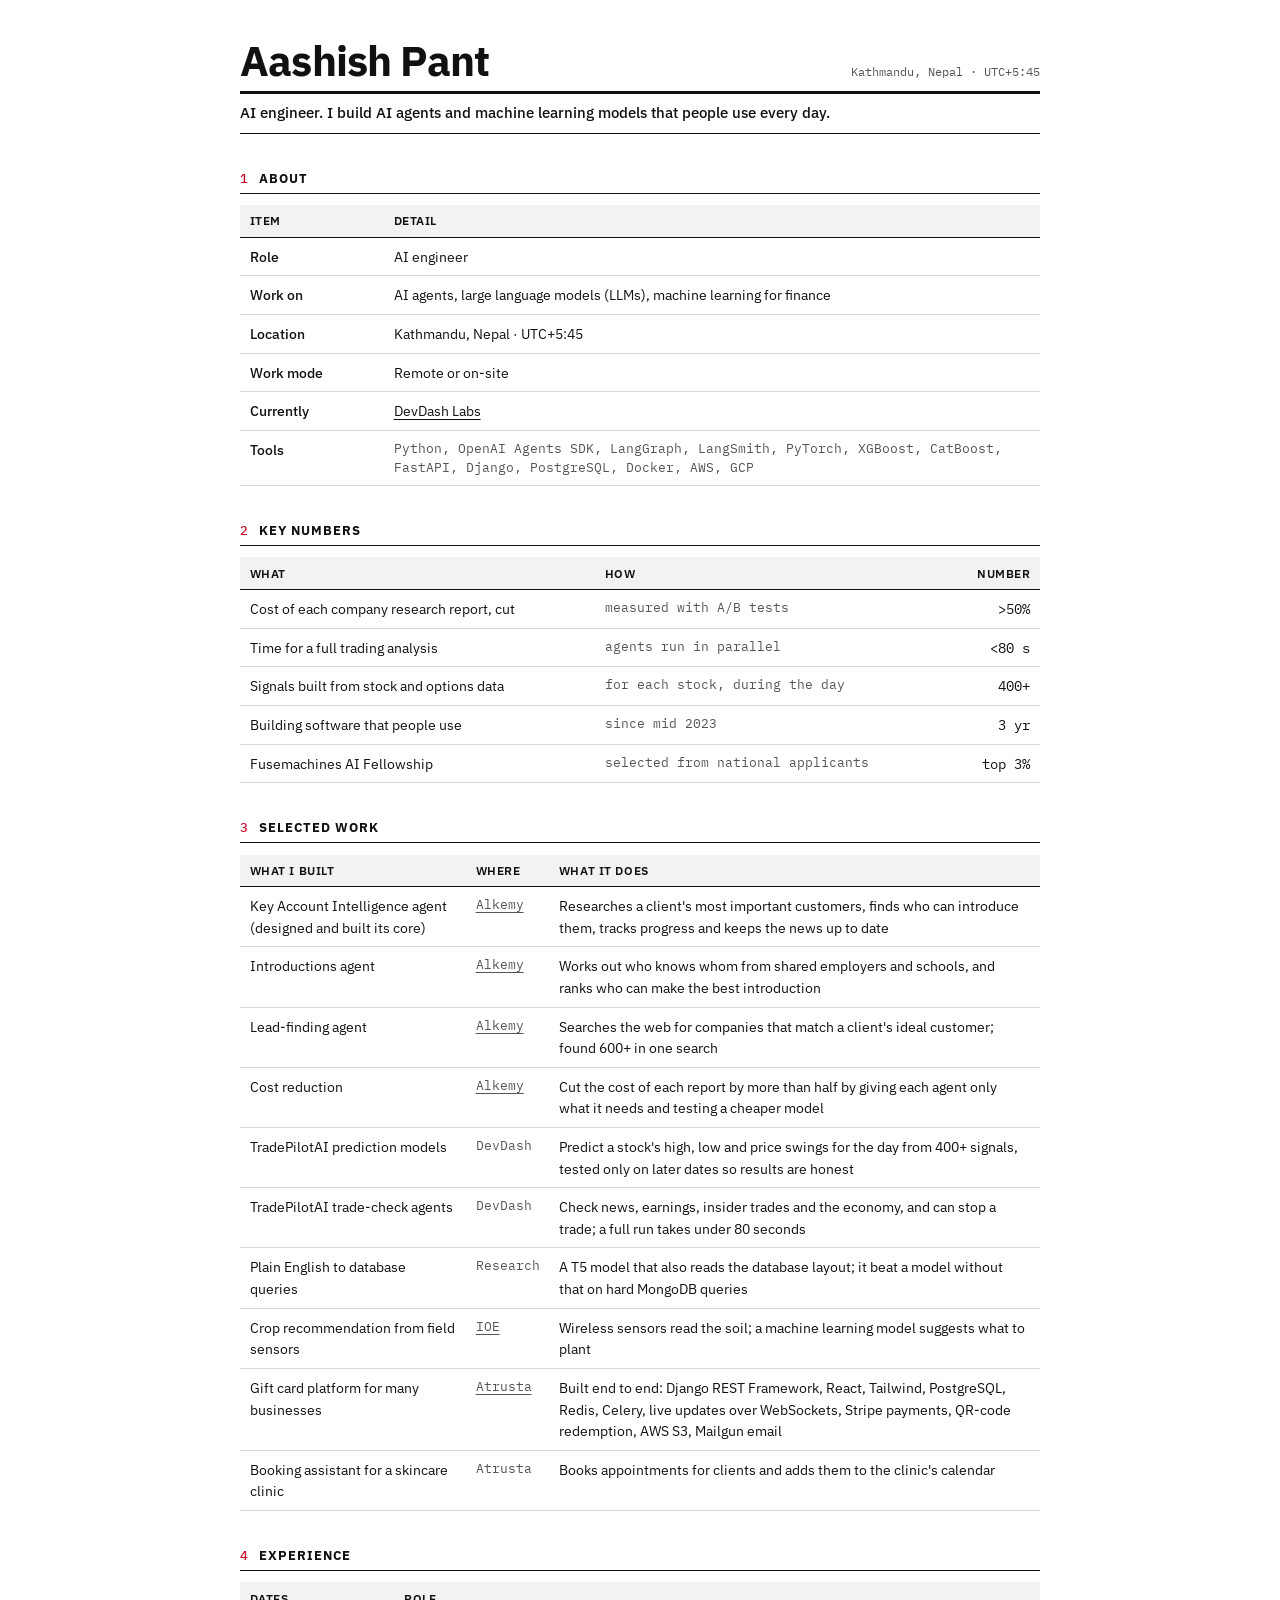
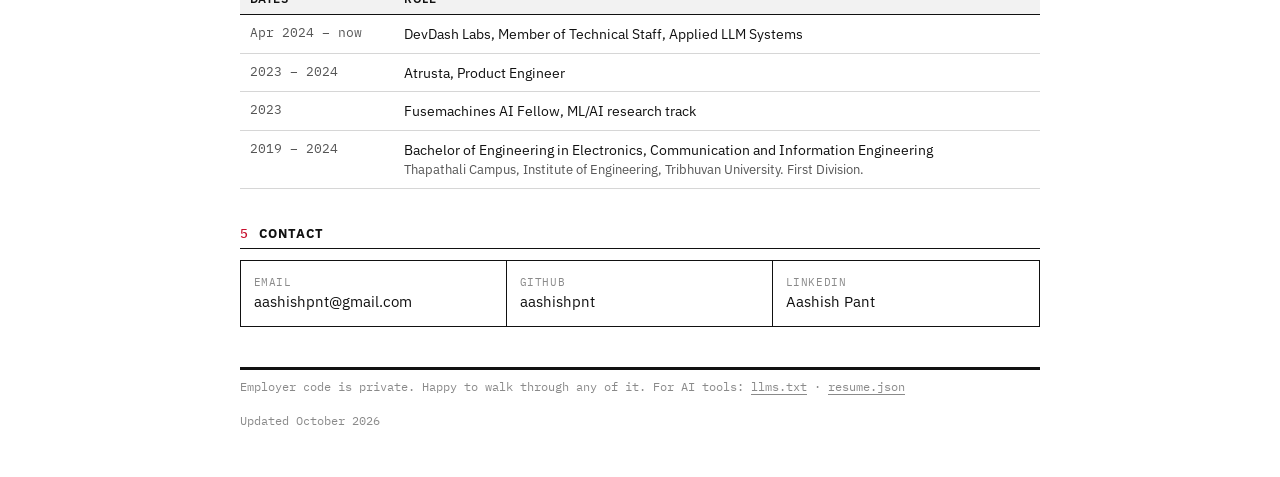
<file: index.html>
<!DOCTYPE html>
<html lang="en">
<head>
<meta charset="UTF-8">
<meta name="viewport" content="width=device-width,initial-scale=1">
<title>Aashish Pant | AI Engineer | Kathmandu</title>
<meta name="description" content="Aashish Pant is an AI engineer in Kathmandu. He builds AI agents that research companies, and machine learning models for stock trading. Open to AI engineering roles.">
<link rel="canonical" href="https://aashishpant.com.np/">
<meta name="author" content="Aashish Pant">
<meta name="theme-color" content="#ffffff" media="(prefers-color-scheme: light)">
<meta name="theme-color" content="#121212" media="(prefers-color-scheme: dark)">
<meta property="og:type" content="profile">
<meta property="og:site_name" content="Aashish Pant">
<meta property="og:title" content="Aashish Pant, AI engineer">
<meta property="og:description" content="AI engineer who builds AI agents and machine learning models. Kathmandu, open to remote or on-site roles.">
<meta property="og:url" content="https://aashishpant.com.np/">
<meta property="og:image" content="https://aashishpant.com.np/assets/img/og.png">
<meta property="og:image:width" content="1200">
<meta property="og:image:height" content="630">
<meta property="og:image:alt" content="Aashish Pant, AI engineer who builds AI agents and machine learning models">
<meta property="profile:first_name" content="Aashish">
<meta property="profile:last_name" content="Pant">
<meta name="twitter:card" content="summary_large_image">
<link rel="icon" href="/assets/img/favicon.svg" type="image/svg+xml">
<link rel="apple-touch-icon" href="/assets/img/apple-touch-icon.png">
<link rel="alternate" type="text/markdown" href="/llms.txt" title="Summary for AI agents">
<link rel="alternate" type="application/json" href="/resume.json" title="Resume (JSON Resume)">
<script type="application/ld+json">
{
  "@context": "https://schema.org",
  "@graph": [
    {
      "@type": "ProfilePage",
      "@id": "https://aashishpant.com.np/#page",
      "url": "https://aashishpant.com.np/",
      "name": "Aashish Pant, AI engineer",
      "dateModified": "2026-10-06",
      "mainEntity": {"@id": "https://aashishpant.com.np/#person"}
    },
    {
      "@type": "Person",
      "@id": "https://aashishpant.com.np/#person",
      "name": "Aashish Pant",
      "url": "https://aashishpant.com.np/",
      "jobTitle": "AI Engineer",
      "description": "AI engineer who builds AI agents and machine learning models.",
      "email": "mailto:aashishpnt@gmail.com",
      "address": {"@type": "PostalAddress", "addressLocality": "Kathmandu", "addressCountry": "NP"},
      "worksFor": {"@type": "Organization", "name": "DevDash Labs", "url": "https://devdashlabs.com"},
      "alumniOf": {"@type": "CollegeOrUniversity", "name": "Institute of Engineering, Thapathali Campus, Tribhuvan University"},
      "knowsAbout": ["AI agents", "Large language models", "Machine learning", "Evaluating AI agents", "Machine learning for finance"],
      "sameAs": ["https://github.com/aashishpnt", "https://www.linkedin.com/in/aashish-pant-96b305186/"]
    }
  ]
}
</script>
<link rel="preconnect" href="https://fonts.googleapis.com">
<link rel="preconnect" href="https://fonts.gstatic.com" crossorigin>
<link href="https://fonts.googleapis.com/css2?family=IBM+Plex+Sans:wght@400;500;600;700&family=IBM+Plex+Mono:wght@400;500&display=swap" rel="stylesheet">
<style>
:root{
  --paper:#ffffff; --ink:#111; --muted:#555; --faint:#8a8a8a; --rule:#111; --hair:#d6d6d6;
  --band:#f2f2f2; --accent:#c8102e;
  --sans:"IBM Plex Sans",system-ui,sans-serif; --mono:"IBM Plex Mono",ui-monospace,monospace;
}
@media (prefers-color-scheme:dark){:root{
  --paper:#121212; --ink:#ececec; --muted:#a8a8a8; --faint:#707070; --rule:#ececec; --hair:#333;
  --band:#1c1c1c; --accent:#ff5a6e;
}}
*{box-sizing:border-box}
body{margin:0;background:var(--paper);color:var(--ink);font:400 15px/1.5 var(--sans);-webkit-font-smoothing:antialiased}
a{color:inherit;text-underline-offset:3px;text-decoration-thickness:1px}
a:hover{color:var(--accent)}
.sheet{max-width:52rem;margin:0 auto;padding:2.5rem 1rem 3rem}

.top{display:flex;justify-content:space-between;align-items:flex-end;gap:1rem;flex-wrap:wrap;
  border-bottom:3px solid var(--rule);padding-bottom:.6rem}
.top h1{font-size:2.6rem;font-weight:700;letter-spacing:-.02em;line-height:1;margin:0}
.pn{font-family:var(--mono);font-size:.78rem;text-align:right;color:var(--muted);line-height:1.6}
.pn b{color:var(--ink);font-weight:500}
.tagline{display:flex;justify-content:space-between;gap:1rem;flex-wrap:wrap;
  border-bottom:1px solid var(--rule);padding:.5rem 0;font-weight:500}

h2{display:flex;gap:.6rem;align-items:baseline;font-size:.8rem;font-weight:700;letter-spacing:.08em;
  text-transform:uppercase;margin:2.2rem 0 .7rem;padding-bottom:.3rem;border-bottom:1px solid var(--rule)}
h2 i{font-style:normal;font-family:var(--mono);font-weight:500;color:var(--accent)}

table{width:100%;border-collapse:collapse;font-size:.9rem}
th{text-align:left;font-size:.72rem;font-weight:600;letter-spacing:.05em;text-transform:uppercase;
  background:var(--band);padding:.45rem .6rem;border-bottom:1px solid var(--rule)}
td{padding:.5rem .6rem;border-bottom:1px solid var(--hair);vertical-align:top}
td.num{font-family:var(--mono);text-align:right;white-space:nowrap}
td.m{font-family:var(--mono);font-size:.8rem;color:var(--muted);white-space:nowrap}
.ops td:first-child{width:9rem;font-weight:500}
.ops td.m{white-space:normal}
td small{display:block;color:var(--muted);font-size:.82rem}


.order{display:grid;grid-template-columns:repeat(3,1fr);border:1px solid var(--rule)}
.order a{display:block;padding:.8rem;text-decoration:none;border-right:1px solid var(--rule)}
.order a:last-child{border-right:0}
.order a:hover{background:var(--band);color:var(--ink)}
.order b{display:block;font-family:var(--mono);font-size:.7rem;color:var(--faint);font-weight:400;letter-spacing:.05em}

footer{margin-top:2.5rem;border-top:3px solid var(--rule);padding-top:.5rem;display:flex;
  justify-content:space-between;gap:1rem;flex-wrap:wrap;font-family:var(--mono);font-size:.72rem;color:var(--faint)}

@media (max-width:640px){
  .top h1{font-size:2rem}.pn{text-align:left}
    .order{grid-template-columns:1fr}.order a{border-right:0;border-bottom:1px solid var(--rule)}.order a:last-child{border-bottom:0}
  .apps td:nth-child(2),.apps th:nth-child(2),.spec td:nth-child(2),.spec th:nth-child(2){display:none}
}
</style>
</head>
<body>
<main class="sheet">

<header>
  <div class="top">
    <h1>Aashish Pant</h1>
    <div class="pn">Kathmandu, Nepal · UTC+5:45</div>
  </div>
  <div class="tagline">
    <span>AI engineer. I build AI agents and machine learning models that people use every day.</span>
  </div>
</header>

<section>
  <h2><i>1</i>About</h2>
  <table class="ops">
    <tr><th>Item</th><th>Detail</th></tr>
    <tr><td>Role</td><td>AI engineer</td></tr>
    <tr><td>Work on</td><td>AI agents, large language models (LLMs), machine learning for finance</td></tr>
    <tr><td>Location</td><td>Kathmandu, Nepal · UTC+5:45</td></tr>
    <tr><td>Work mode</td><td>Remote or on-site</td></tr>
    <tr><td>Currently</td><td><a href="https://devdashlabs.com">DevDash Labs</a></td></tr>
    <tr><td>Tools</td><td class="m">Python, OpenAI Agents SDK, LangGraph, LangSmith, PyTorch, XGBoost, CatBoost, FastAPI, Django, PostgreSQL, Docker, AWS, GCP</td></tr>
  </table>
</section>

<section>
  <h2><i>2</i>Key numbers</h2>
  <table class="spec">
    <tr><th>What</th><th>How</th><th style="text-align:right">Number</th></tr>
    <tr><td>Cost of each company research report, cut</td><td class="m">measured with A/B tests</td><td class="num">&gt;50%</td></tr>
    <tr><td>Time for a full trading analysis</td><td class="m">agents run in parallel</td><td class="num">&lt;80 s</td></tr>
    <tr><td>Signals built from stock and options data</td><td class="m">for each stock, during the day</td><td class="num">400+</td></tr>
    <tr><td>Building software that people use</td><td class="m">since mid 2023</td><td class="num">3 yr</td></tr>
    <tr><td>Fusemachines AI Fellowship</td><td class="m">selected from national applicants</td><td class="num">top 3%</td></tr>
  </table>
</section>

<section>
  <h2><i>3</i>Selected work</h2>
  <table class="apps">
    <tr><th>What I built</th><th>Where</th><th>What it does</th></tr>
    <tr><td>Key Account Intelligence agent (designed and built its core)</td><td class="m"><a href="https://alkemyos.com">Alkemy</a></td><td>Researches a client's most important customers, finds who can introduce them, tracks progress and keeps the news up to date</td></tr>
    <tr><td>Introductions agent</td><td class="m"><a href="https://alkemyos.com">Alkemy</a></td><td>Works out who knows whom from shared employers and schools, and ranks who can make the best introduction</td></tr>
    <tr><td>Lead-finding agent</td><td class="m"><a href="https://alkemyos.com">Alkemy</a></td><td>Searches the web for companies that match a client's ideal customer; found 600+ in one search</td></tr>
    <tr><td>Cost reduction</td><td class="m"><a href="https://alkemyos.com">Alkemy</a></td><td>Cut the cost of each report by more than half by giving each agent only what it needs and testing a cheaper model</td></tr>
    <tr><td>TradePilotAI prediction models</td><td class="m">DevDash</td><td>Predict a stock's high, low and price swings for the day from 400+ signals, tested only on later dates so results are honest</td></tr>
    <tr><td>TradePilotAI trade-check agents</td><td class="m">DevDash</td><td>Check news, earnings, insider trades and the economy, and can stop a trade; a full run takes under 80 seconds</td></tr>
    <tr><td>Plain English to database queries</td><td class="m">Research</td><td>A T5 model that also reads the database layout; it beat a model without that on hard MongoDB queries</td></tr>
    <tr><td>Crop recommendation from field sensors</td><td class="m"><a href="https://github.com/aashishpnt/IoT-Device-for-Crop-Recommendation-using-AI">IOE</a></td><td>Wireless sensors read the soil; a machine learning model suggests what to plant</td></tr>
    <tr><td>Gift card platform for many businesses</td><td class="m"><a href="https://giftcards.atrusta.com">Atrusta</a></td><td>Built end to end: Django REST Framework, React, Tailwind, PostgreSQL, Redis, Celery, live updates over WebSockets, Stripe payments, QR-code redemption, AWS S3, Mailgun email</td></tr>
    <tr><td>Booking assistant for a skincare clinic</td><td class="m">Atrusta</td><td>Books appointments for clients and adds them to the clinic's calendar</td></tr>
  </table>
</section>

<section>
  <h2><i>4</i>Experience</h2>
  <table>
    <tr><th>Dates</th><th>Role</th></tr>
    <tr><td class="m">Apr 2024 – now</td><td>DevDash Labs, Member of Technical Staff, Applied LLM Systems</td></tr>
    <tr><td class="m">2023 – 2024</td><td>Atrusta, Product Engineer</td></tr>
    <tr><td class="m">2023</td><td>Fusemachines AI Fellow, ML/AI research track</td></tr>
    <tr><td class="m">2019 – 2024</td><td>Bachelor of Engineering in Electronics, Communication and Information Engineering<small>Thapathali Campus, Institute of Engineering, Tribhuvan University. First Division.</small></td></tr>
  </table>
</section>

<section>
  <h2><i>5</i>Contact</h2>
  <div class="order">
    <a href="mailto:aashishpnt@gmail.com"><b>EMAIL</b>aashishpnt@gmail.com</a>
    <a href="https://github.com/aashishpnt"><b>GITHUB</b>aashishpnt</a>
    <a href="https://www.linkedin.com/in/aashish-pant-96b305186/"><b>LINKEDIN</b>Aashish Pant</a>
  </div>
</section>

<footer>
  <span>Employer code is private. Happy to walk through any of it. For AI tools: <a href="/llms.txt">llms.txt</a> · <a href="/resume.json">resume.json</a></span>
  <span>Updated October 2026</span>
</footer>

</main>
</body>
</html>
</file>
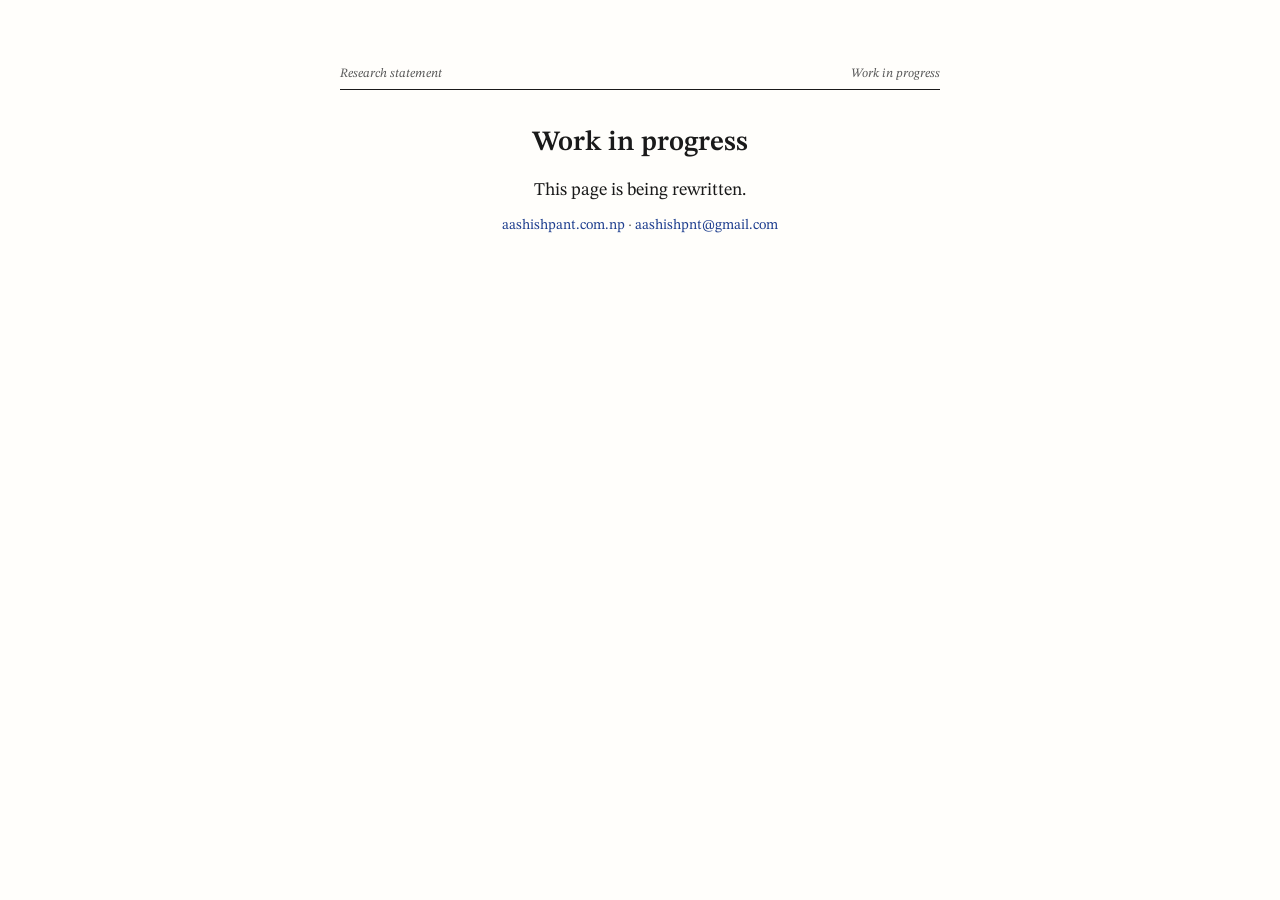
<file: research/index.html>
<!DOCTYPE html>
<html lang="en">
<head>
<meta charset="UTF-8">
<meta name="viewport" content="width=device-width,initial-scale=1">
<title>Aashish Pant, research</title>
<meta name="robots" content="noindex">
<link rel="icon" href="/assets/img/favicon.svg" type="image/svg+xml">
<link rel="apple-touch-icon" href="/assets/img/apple-touch-icon.png">
<link rel="preconnect" href="https://fonts.googleapis.com">
<link rel="preconnect" href="https://fonts.gstatic.com" crossorigin>
<link href="https://fonts.googleapis.com/css2?family=STIX+Two+Text:ital,wght@0,400;0,600;1,400&display=swap" rel="stylesheet">
<style>
:root{--paper:#fffefb;--ink:#1a1a1a;--muted:#5c5c5c;--rule:#1a1a1a;--link:#1f3f8f}
@media (prefers-color-scheme:dark){:root{--paper:#171716;--ink:#e6e4df;--muted:#a09d96;--rule:#e6e4df;--link:#9db4f0}}
*{box-sizing:border-box}
body{margin:0;background:var(--paper);color:var(--ink);font:400 18px/1.55 "STIX Two Text",Georgia,serif;-webkit-font-smoothing:antialiased}
a{color:var(--link);text-decoration:none}
a:hover{text-decoration:underline}
.paper{max-width:40rem;margin:0 auto;padding:4rem 1.25rem}
.venue{font-size:.8rem;color:var(--muted);display:flex;justify-content:space-between;
  border-bottom:.5px solid var(--rule);padding-bottom:.35rem;margin-bottom:2.2rem;font-style:italic}
h1{font-size:1.75rem;font-weight:600;line-height:1.25;text-align:center;margin:0 0 1rem}
p{text-align:center;margin:0 0 .6rem}
.muted{color:var(--muted);font-size:.9rem}
</style>
</head>
<body>
<main class="paper">
<div class="venue"><span>Research statement</span><span>Work in progress</span></div>
<h1>Work in progress</h1>
<p>This page is being rewritten.</p>
<p class="muted"><a href="/">aashishpant.com.np</a> · <a href="mailto:aashishpnt@gmail.com">aashishpnt@gmail.com</a></p>
</main>
</body>
</html>
</file>
